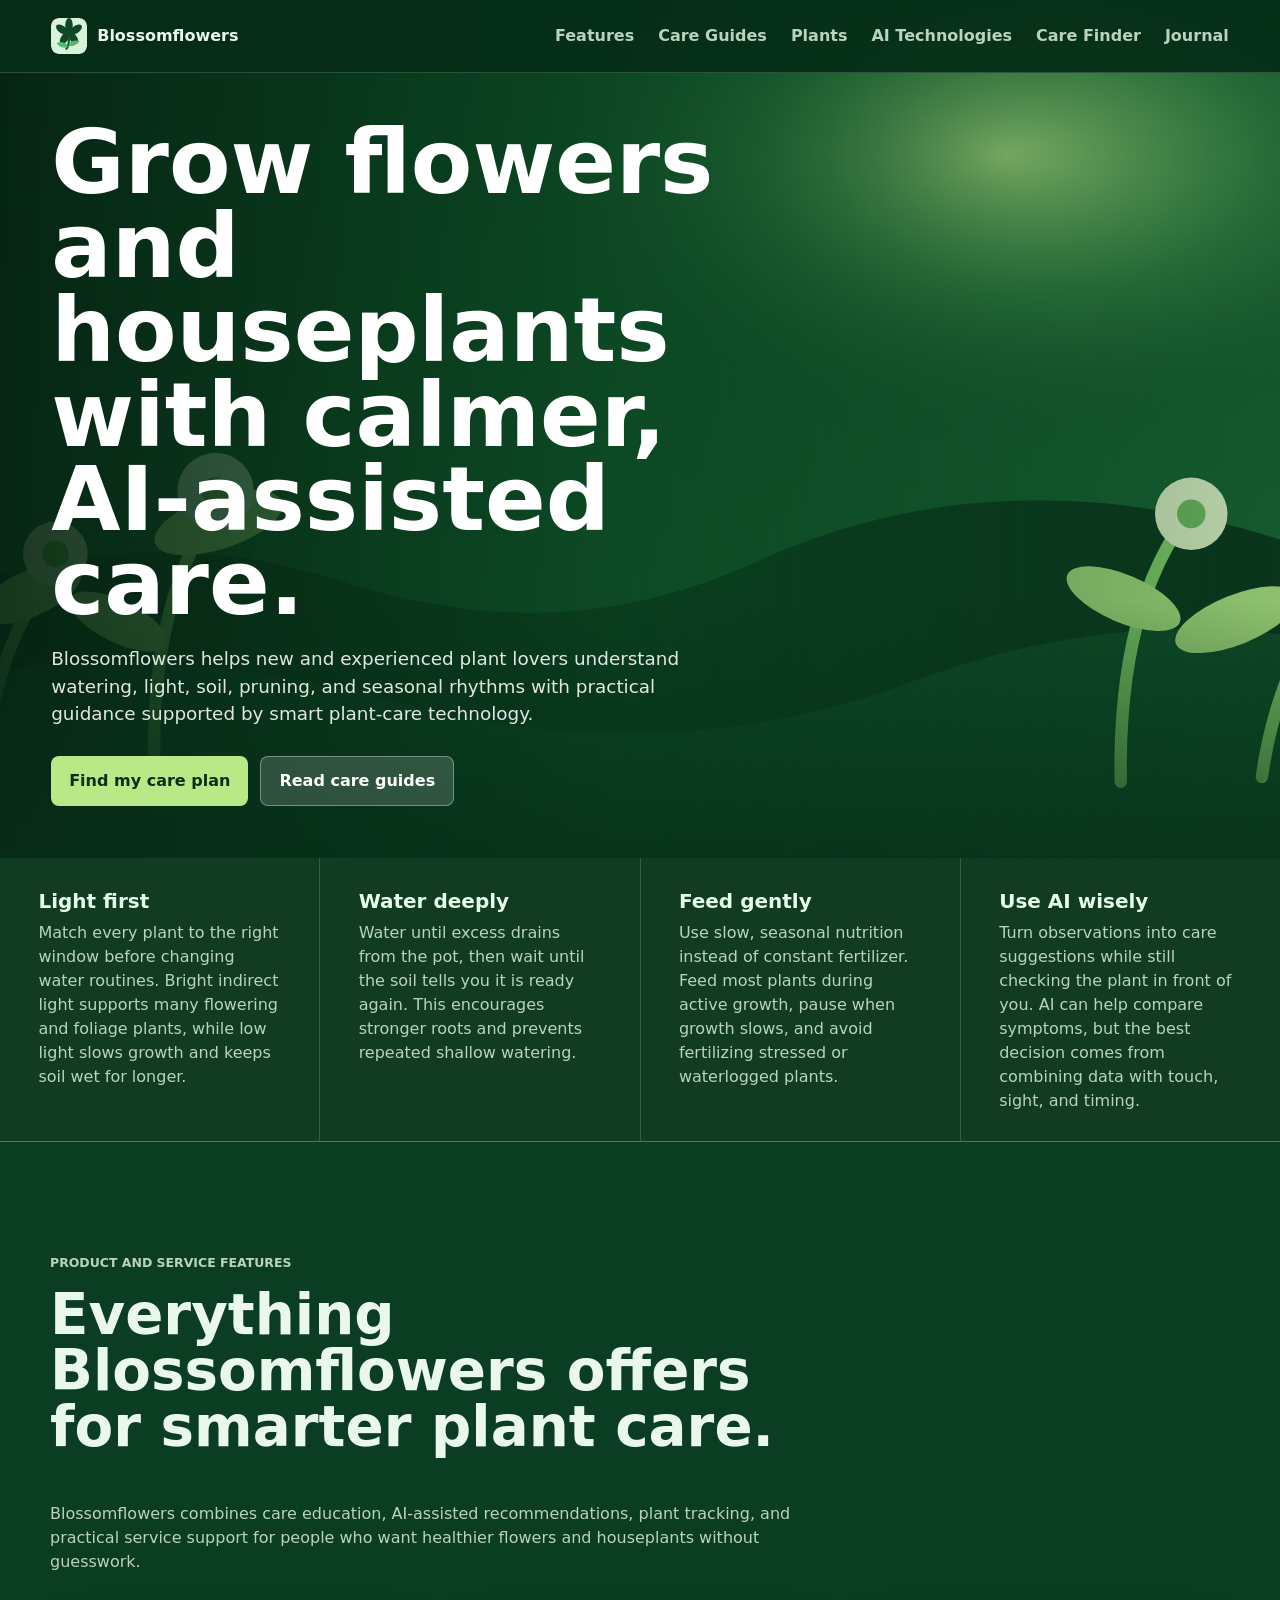
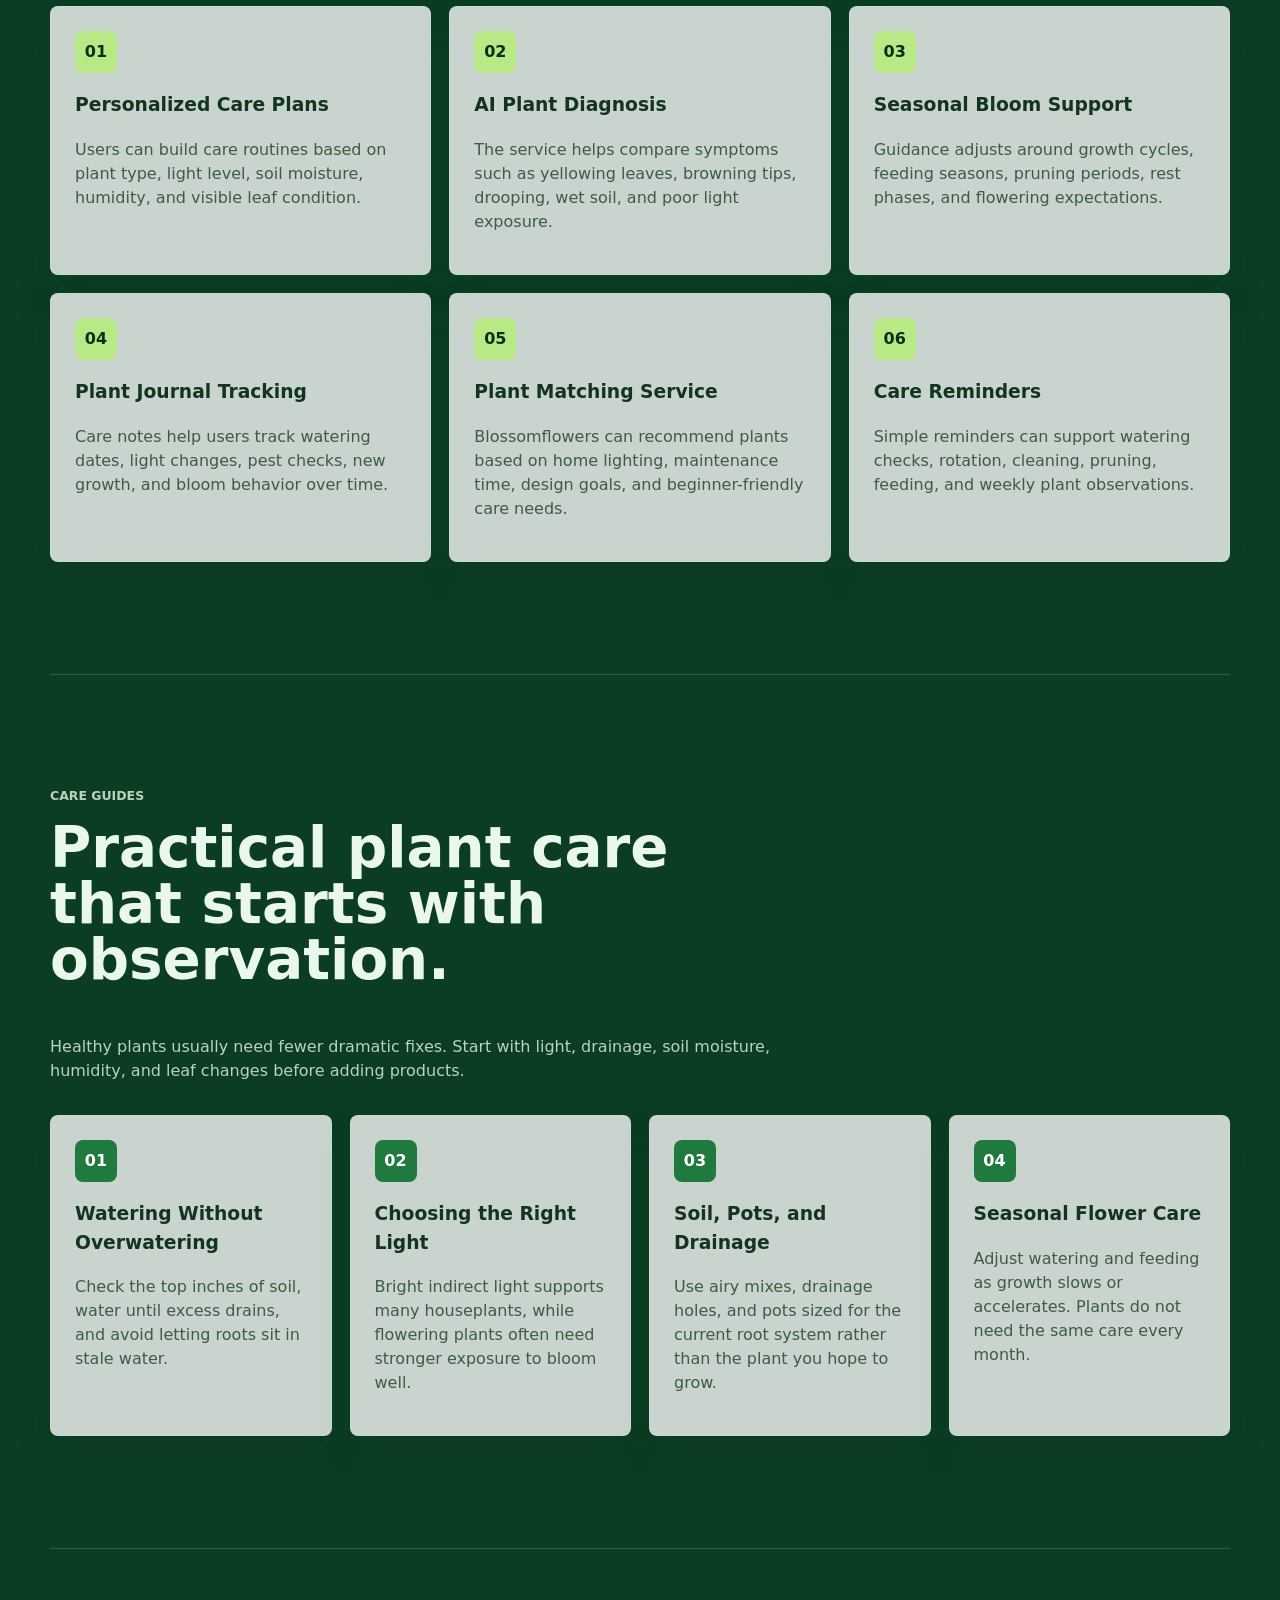
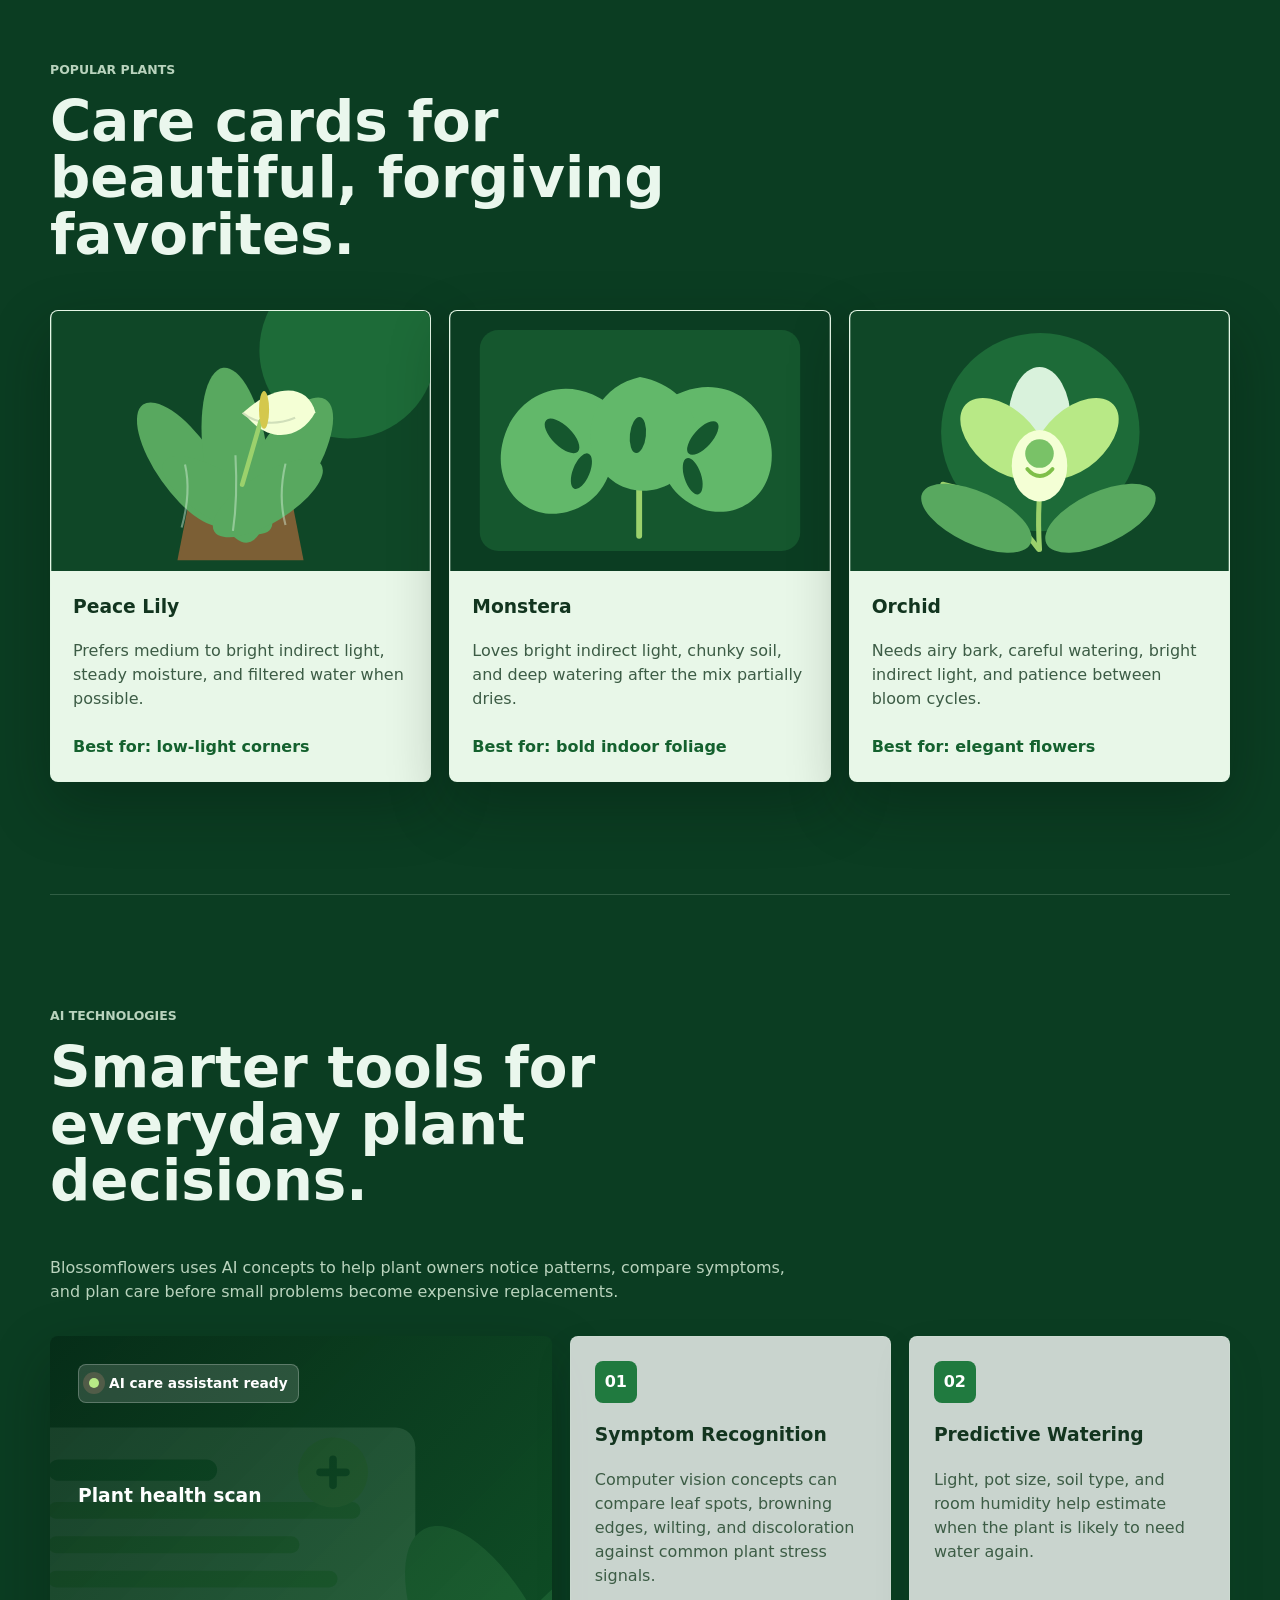
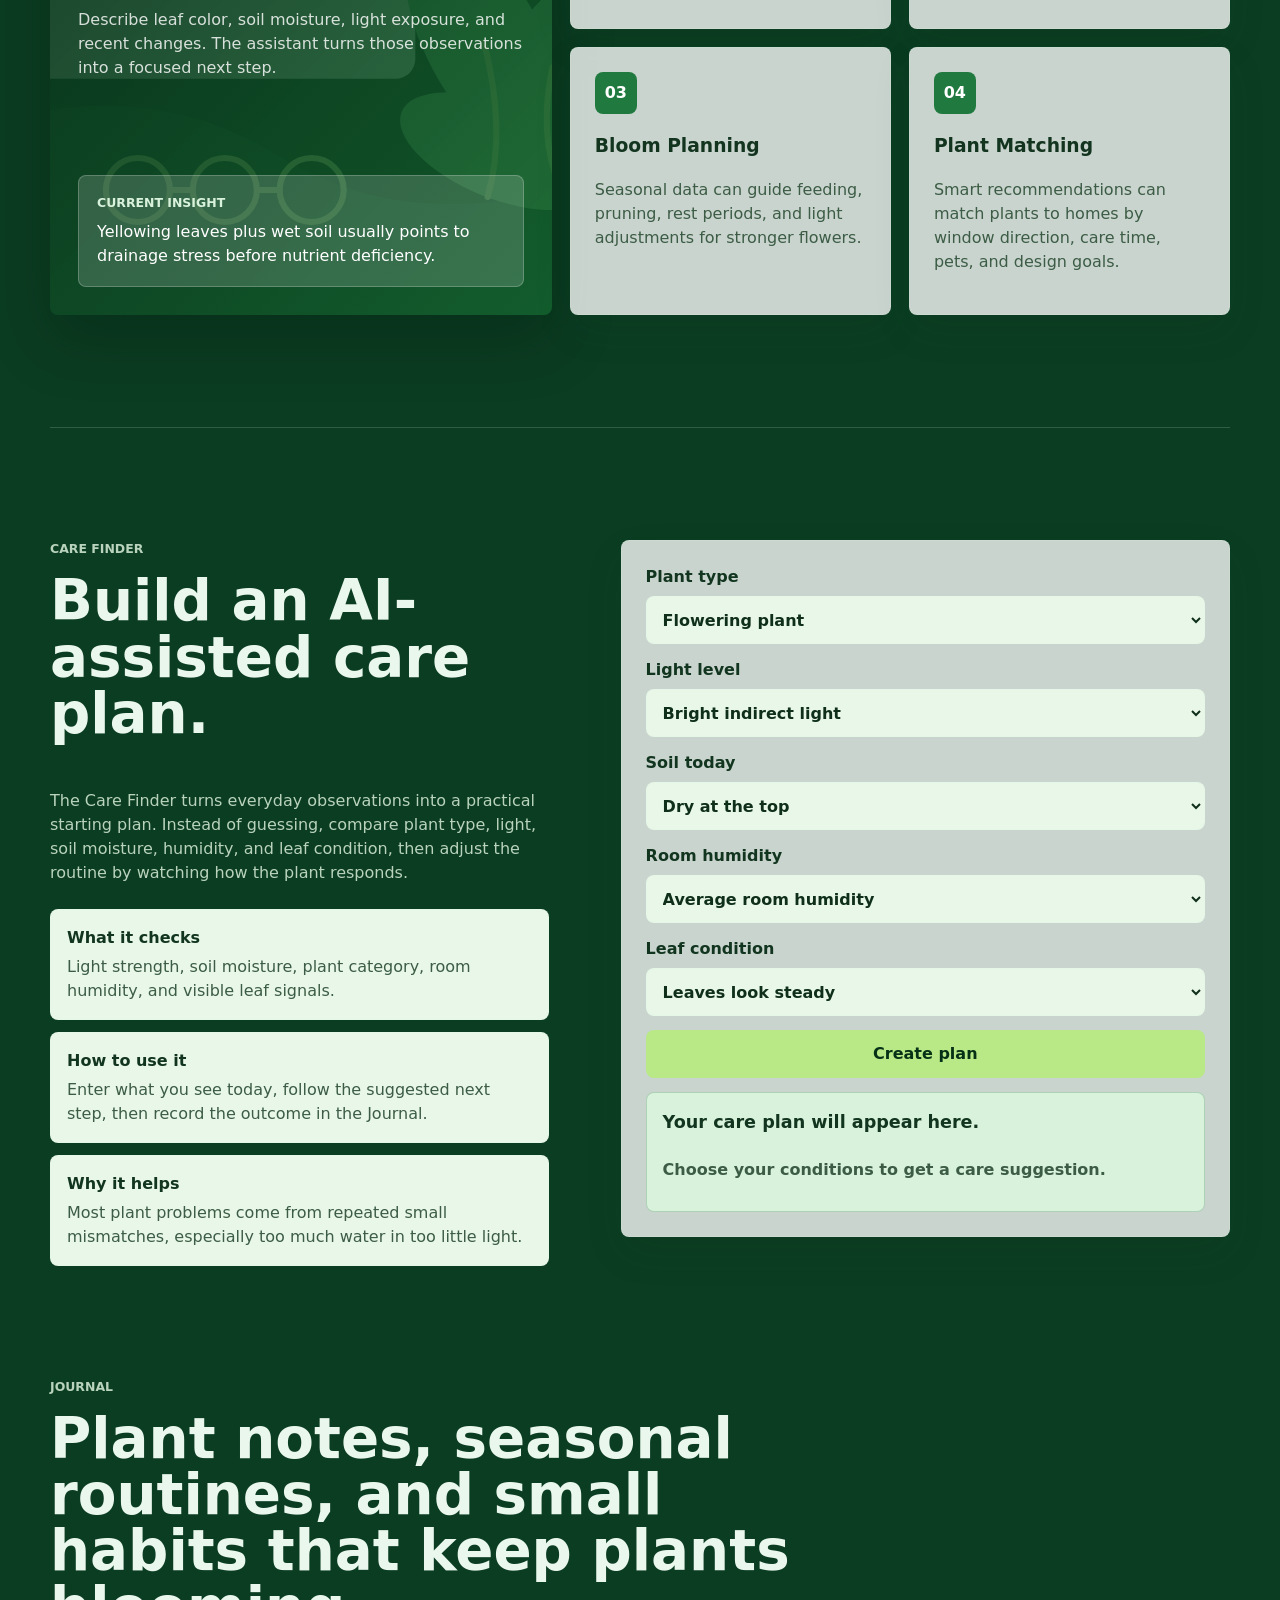
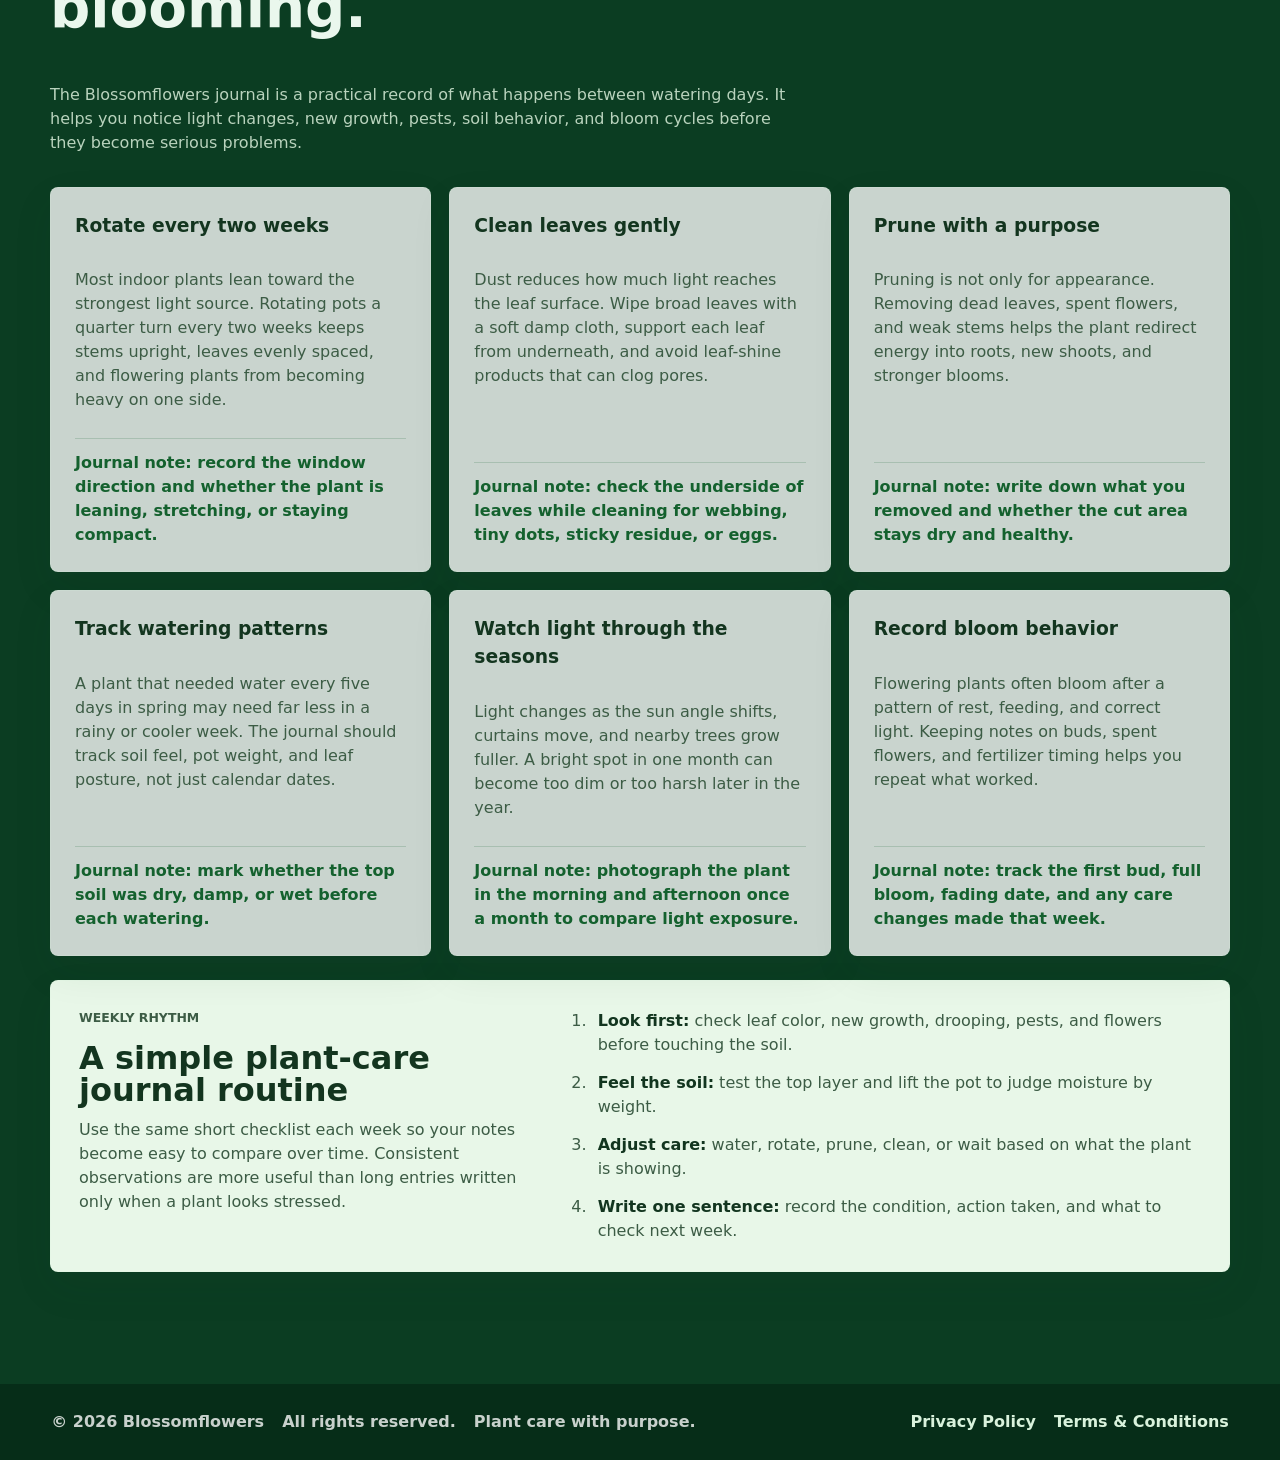
<file: index.html>
<!DOCTYPE html>
<html lang="en">
<head>
  <meta charset="UTF-8">
  <meta name="viewport" content="width=device-width, initial-scale=1.0">
  <title>Blossomflowers | Plant Care With Purpose</title>
  <meta name="description" content="Blossomflowers is a practical houseplant and flower-care website inspired by purposeful, sustainable plant care.">
  <link rel="stylesheet" href="styles.css">
</head>
<body>
  <header class="site-header">
    <a class="brand" href="#top" aria-label="Blossomflowers home">
      <img class="brand-logo" src="assets/blossomflowers-logo.svg" alt="" aria-hidden="true">
      <span>Blossomflowers</span>
    </a>
    <nav class="nav-links" aria-label="Main navigation">
      <a href="#features">Features</a>
      <a href="#guides">Care Guides</a>
      <a href="#plants">Plants</a>
      <a href="#ai">AI Technologies</a>
      <a href="#finder">Care Finder</a>
      <a href="#journal">Journal</a>
    </nav>
  </header>

  <main id="top">
    <section class="hero">
      <div class="hero-overlay"></div>
      <div class="hero-content">
        <h1>Grow flowers and houseplants with calmer, AI-assisted care.</h1>
        <p>Blossomflowers helps new and experienced plant lovers understand watering, light, soil, pruning, and seasonal rhythms with practical guidance supported by smart plant-care technology.</p>
        <div class="hero-actions">
          <a class="button primary" href="#finder">Find my care plan</a>
          <a class="button secondary" href="#guides">Read care guides</a>
        </div>
      </div>
    </section>

    <section class="quick-strip" aria-label="Plant care principles">
      <div>
        <strong>Light first</strong>
        <span>Match every plant to the right window before changing water routines. Bright indirect light supports many flowering and foliage plants, while low light slows growth and keeps soil wet for longer.</span>
      </div>
      <div>
        <strong>Water deeply</strong>
        <span>Water until excess drains from the pot, then wait until the soil tells you it is ready again. This encourages stronger roots and prevents repeated shallow watering.</span>
      </div>
      <div>
        <strong>Feed gently</strong>
        <span>Use slow, seasonal nutrition instead of constant fertilizer. Feed most plants during active growth, pause when growth slows, and avoid fertilizing stressed or waterlogged plants.</span>
      </div>
      <div>
        <strong>Use AI wisely</strong>
        <span>Turn observations into care suggestions while still checking the plant in front of you. AI can help compare symptoms, but the best decision comes from combining data with touch, sight, and timing.</span>
      </div>
    </section>

    <section class="features-section" id="features">
      <div class="section-heading">
        <p class="eyebrow">Product and Service Features</p>
        <h2>Everything Blossomflowers offers for smarter plant care.</h2>
        <p>Blossomflowers combines care education, AI-assisted recommendations, plant tracking, and practical service support for people who want healthier flowers and houseplants without guesswork.</p>
      </div>
      <div class="features-grid">
        <article>
          <span>01</span>
          <h3>Personalized Care Plans</h3>
          <p>Users can build care routines based on plant type, light level, soil moisture, humidity, and visible leaf condition.</p>
        </article>
        <article>
          <span>02</span>
          <h3>AI Plant Diagnosis</h3>
          <p>The service helps compare symptoms such as yellowing leaves, browning tips, drooping, wet soil, and poor light exposure.</p>
        </article>
        <article>
          <span>03</span>
          <h3>Seasonal Bloom Support</h3>
          <p>Guidance adjusts around growth cycles, feeding seasons, pruning periods, rest phases, and flowering expectations.</p>
        </article>
        <article>
          <span>04</span>
          <h3>Plant Journal Tracking</h3>
          <p>Care notes help users track watering dates, light changes, pest checks, new growth, and bloom behavior over time.</p>
        </article>
        <article>
          <span>05</span>
          <h3>Plant Matching Service</h3>
          <p>Blossomflowers can recommend plants based on home lighting, maintenance time, design goals, and beginner-friendly care needs.</p>
        </article>
        <article>
          <span>06</span>
          <h3>Care Reminders</h3>
          <p>Simple reminders can support watering checks, rotation, cleaning, pruning, feeding, and weekly plant observations.</p>
        </article>
      </div>
    </section>

    <section class="section" id="guides">
      <div class="section-heading">
        <p class="eyebrow">Care Guides</p>
        <h2>Practical plant care that starts with observation.</h2>
        <p>Healthy plants usually need fewer dramatic fixes. Start with light, drainage, soil moisture, humidity, and leaf changes before adding products.</p>
      </div>
      <div class="guide-grid">
        <article>
          <span>01</span>
          <h3>Watering Without Overwatering</h3>
          <p>Check the top inches of soil, water until excess drains, and avoid letting roots sit in stale water.</p>
        </article>
        <article>
          <span>02</span>
          <h3>Choosing the Right Light</h3>
          <p>Bright indirect light supports many houseplants, while flowering plants often need stronger exposure to bloom well.</p>
        </article>
        <article>
          <span>03</span>
          <h3>Soil, Pots, and Drainage</h3>
          <p>Use airy mixes, drainage holes, and pots sized for the current root system rather than the plant you hope to grow.</p>
        </article>
        <article>
          <span>04</span>
          <h3>Seasonal Flower Care</h3>
          <p>Adjust watering and feeding as growth slows or accelerates. Plants do not need the same care every month.</p>
        </article>
      </div>
    </section>

    <section class="plant-section" id="plants">
      <div class="section-heading">
        <p class="eyebrow">Popular Plants</p>
        <h2>Care cards for beautiful, forgiving favorites.</h2>
      </div>
      <div class="plant-grid">
        <article class="plant-card">
          <img src="assets/peace-lily.svg" alt="Peace lily plant with white flowers">
          <div>
            <h3>Peace Lily</h3>
            <p>Prefers medium to bright indirect light, steady moisture, and filtered water when possible.</p>
            <span>Best for: low-light corners</span>
          </div>
        </article>
        <article class="plant-card">
          <img src="assets/monstera.svg" alt="Monstera houseplant leaves">
          <div>
            <h3>Monstera</h3>
            <p>Loves bright indirect light, chunky soil, and deep watering after the mix partially dries.</p>
            <span>Best for: bold indoor foliage</span>
          </div>
        </article>
        <article class="plant-card">
          <img src="assets/orchid.svg" alt="Green orchid flower">
          <div>
            <h3>Orchid</h3>
            <p>Needs airy bark, careful watering, bright indirect light, and patience between bloom cycles.</p>
            <span>Best for: elegant flowers</span>
          </div>
        </article>
      </div>
    </section>

    <section class="ai-section" id="ai">
      <div class="section-heading">
        <p class="eyebrow">AI Technologies</p>
        <h2>Smarter tools for everyday plant decisions.</h2>
        <p>Blossomflowers uses AI concepts to help plant owners notice patterns, compare symptoms, and plan care before small problems become expensive replacements.</p>
      </div>
      <div class="ai-layout">
        <div class="ai-panel">
          <div class="ai-status">
            <span></span>
            AI care assistant ready
          </div>
          <h3>Plant health scan</h3>
          <p>Describe leaf color, soil moisture, light exposure, and recent changes. The assistant turns those observations into a focused next step.</p>
          <div class="ai-readout">
            <strong>Current insight</strong>
            <span>Yellowing leaves plus wet soil usually points to drainage stress before nutrient deficiency.</span>
          </div>
        </div>
        <div class="ai-grid" aria-label="AI plant care features">
          <article>
            <span>01</span>
            <h3>Symptom Recognition</h3>
            <p>Computer vision concepts can compare leaf spots, browning edges, wilting, and discoloration against common plant stress signals.</p>
          </article>
          <article>
            <span>02</span>
            <h3>Predictive Watering</h3>
            <p>Light, pot size, soil type, and room humidity help estimate when the plant is likely to need water again.</p>
          </article>
          <article>
            <span>03</span>
            <h3>Bloom Planning</h3>
            <p>Seasonal data can guide feeding, pruning, rest periods, and light adjustments for stronger flowers.</p>
          </article>
          <article>
            <span>04</span>
            <h3>Plant Matching</h3>
            <p>Smart recommendations can match plants to homes by window direction, care time, pets, and design goals.</p>
          </article>
        </div>
      </div>
    </section>

    <section class="finder-section" id="finder">
      <div>
        <p class="eyebrow">Care Finder</p>
        <h2>Build an AI-assisted care plan.</h2>
        <p>The Care Finder turns everyday observations into a practical starting plan. Instead of guessing, compare plant type, light, soil moisture, humidity, and leaf condition, then adjust the routine by watching how the plant responds.</p>
        <div class="finder-notes">
          <article>
            <strong>What it checks</strong>
            <span>Light strength, soil moisture, plant category, room humidity, and visible leaf signals.</span>
          </article>
          <article>
            <strong>How to use it</strong>
            <span>Enter what you see today, follow the suggested next step, then record the outcome in the Journal.</span>
          </article>
          <article>
            <strong>Why it helps</strong>
            <span>Most plant problems come from repeated small mismatches, especially too much water in too little light.</span>
          </article>
        </div>
      </div>
      <form class="care-finder">
        <label>
          Plant type
          <select name="plant">
            <option value="flowering">Flowering plant</option>
            <option value="foliage">Foliage houseplant</option>
            <option value="succulent">Succulent or cactus</option>
          </select>
        </label>
        <label>
          Light level
          <select name="light">
            <option value="bright">Bright indirect light</option>
            <option value="medium">Medium light</option>
            <option value="low">Low light</option>
          </select>
        </label>
        <label>
          Soil today
          <select name="soil">
            <option value="dry">Dry at the top</option>
            <option value="damp">Still damp</option>
            <option value="wet">Wet or heavy</option>
          </select>
        </label>
        <label>
          Room humidity
          <select name="humidity">
            <option value="average">Average room humidity</option>
            <option value="dry">Dry air</option>
            <option value="humid">Humid room</option>
          </select>
        </label>
        <label>
          Leaf condition
          <select name="leaf">
            <option value="steady">Leaves look steady</option>
            <option value="drooping">Leaves are drooping</option>
            <option value="yellowing">Leaves are yellowing</option>
            <option value="browning">Leaf tips are browning</option>
          </select>
        </label>
        <button class="button primary" type="submit">Create plan</button>
        <div class="finder-result" role="status" aria-live="polite">
          <strong>Your care plan will appear here.</strong>
          <span>Choose your conditions to get a care suggestion.</span>
        </div>
      </form>
    </section>

    <section class="section journal-section" id="journal">
      <div class="section-heading">
        <p class="eyebrow">Journal</p>
        <h2>Plant notes, seasonal routines, and small habits that keep plants blooming.</h2>
        <p>The Blossomflowers journal is a practical record of what happens between watering days. It helps you notice light changes, new growth, pests, soil behavior, and bloom cycles before they become serious problems.</p>
      </div>
      <div class="journal-grid">
        <article>
          <h3>Rotate every two weeks</h3>
          <p>Most indoor plants lean toward the strongest light source. Rotating pots a quarter turn every two weeks keeps stems upright, leaves evenly spaced, and flowering plants from becoming heavy on one side.</p>
          <span>Journal note: record the window direction and whether the plant is leaning, stretching, or staying compact.</span>
        </article>
        <article>
          <h3>Clean leaves gently</h3>
          <p>Dust reduces how much light reaches the leaf surface. Wipe broad leaves with a soft damp cloth, support each leaf from underneath, and avoid leaf-shine products that can clog pores.</p>
          <span>Journal note: check the underside of leaves while cleaning for webbing, tiny dots, sticky residue, or eggs.</span>
        </article>
        <article>
          <h3>Prune with a purpose</h3>
          <p>Pruning is not only for appearance. Removing dead leaves, spent flowers, and weak stems helps the plant redirect energy into roots, new shoots, and stronger blooms.</p>
          <span>Journal note: write down what you removed and whether the cut area stays dry and healthy.</span>
        </article>
        <article>
          <h3>Track watering patterns</h3>
          <p>A plant that needed water every five days in spring may need far less in a rainy or cooler week. The journal should track soil feel, pot weight, and leaf posture, not just calendar dates.</p>
          <span>Journal note: mark whether the top soil was dry, damp, or wet before each watering.</span>
        </article>
        <article>
          <h3>Watch light through the seasons</h3>
          <p>Light changes as the sun angle shifts, curtains move, and nearby trees grow fuller. A bright spot in one month can become too dim or too harsh later in the year.</p>
          <span>Journal note: photograph the plant in the morning and afternoon once a month to compare light exposure.</span>
        </article>
        <article>
          <h3>Record bloom behavior</h3>
          <p>Flowering plants often bloom after a pattern of rest, feeding, and correct light. Keeping notes on buds, spent flowers, and fertilizer timing helps you repeat what worked.</p>
          <span>Journal note: track the first bud, full bloom, fading date, and any care changes made that week.</span>
        </article>
      </div>

      <div class="journal-rhythm">
        <div>
          <p class="eyebrow">Weekly Rhythm</p>
          <h3>A simple plant-care journal routine</h3>
          <p>Use the same short checklist each week so your notes become easy to compare over time. Consistent observations are more useful than long entries written only when a plant looks stressed.</p>
        </div>
        <ol>
          <li><strong>Look first:</strong> check leaf color, new growth, drooping, pests, and flowers before touching the soil.</li>
          <li><strong>Feel the soil:</strong> test the top layer and lift the pot to judge moisture by weight.</li>
          <li><strong>Adjust care:</strong> water, rotate, prune, clean, or wait based on what the plant is showing.</li>
          <li><strong>Write one sentence:</strong> record the condition, action taken, and what to check next week.</li>
        </ol>
      </div>
    </section>
  </main>

  <footer class="site-footer">
    <div>
      <span>&copy; 2026 Blossomflowers</span>
      <span>All rights reserved.</span>
      <span>Plant care with purpose.</span>
    </div>
    <nav class="footer-links" aria-label="Footer navigation">
      <a href="privacy.html">Privacy Policy</a>
      <a href="terms.html">Terms &amp; Conditions</a>
    </nav>
  </footer>

  <script src="script.js"></script>
</body>
</html>
</file>
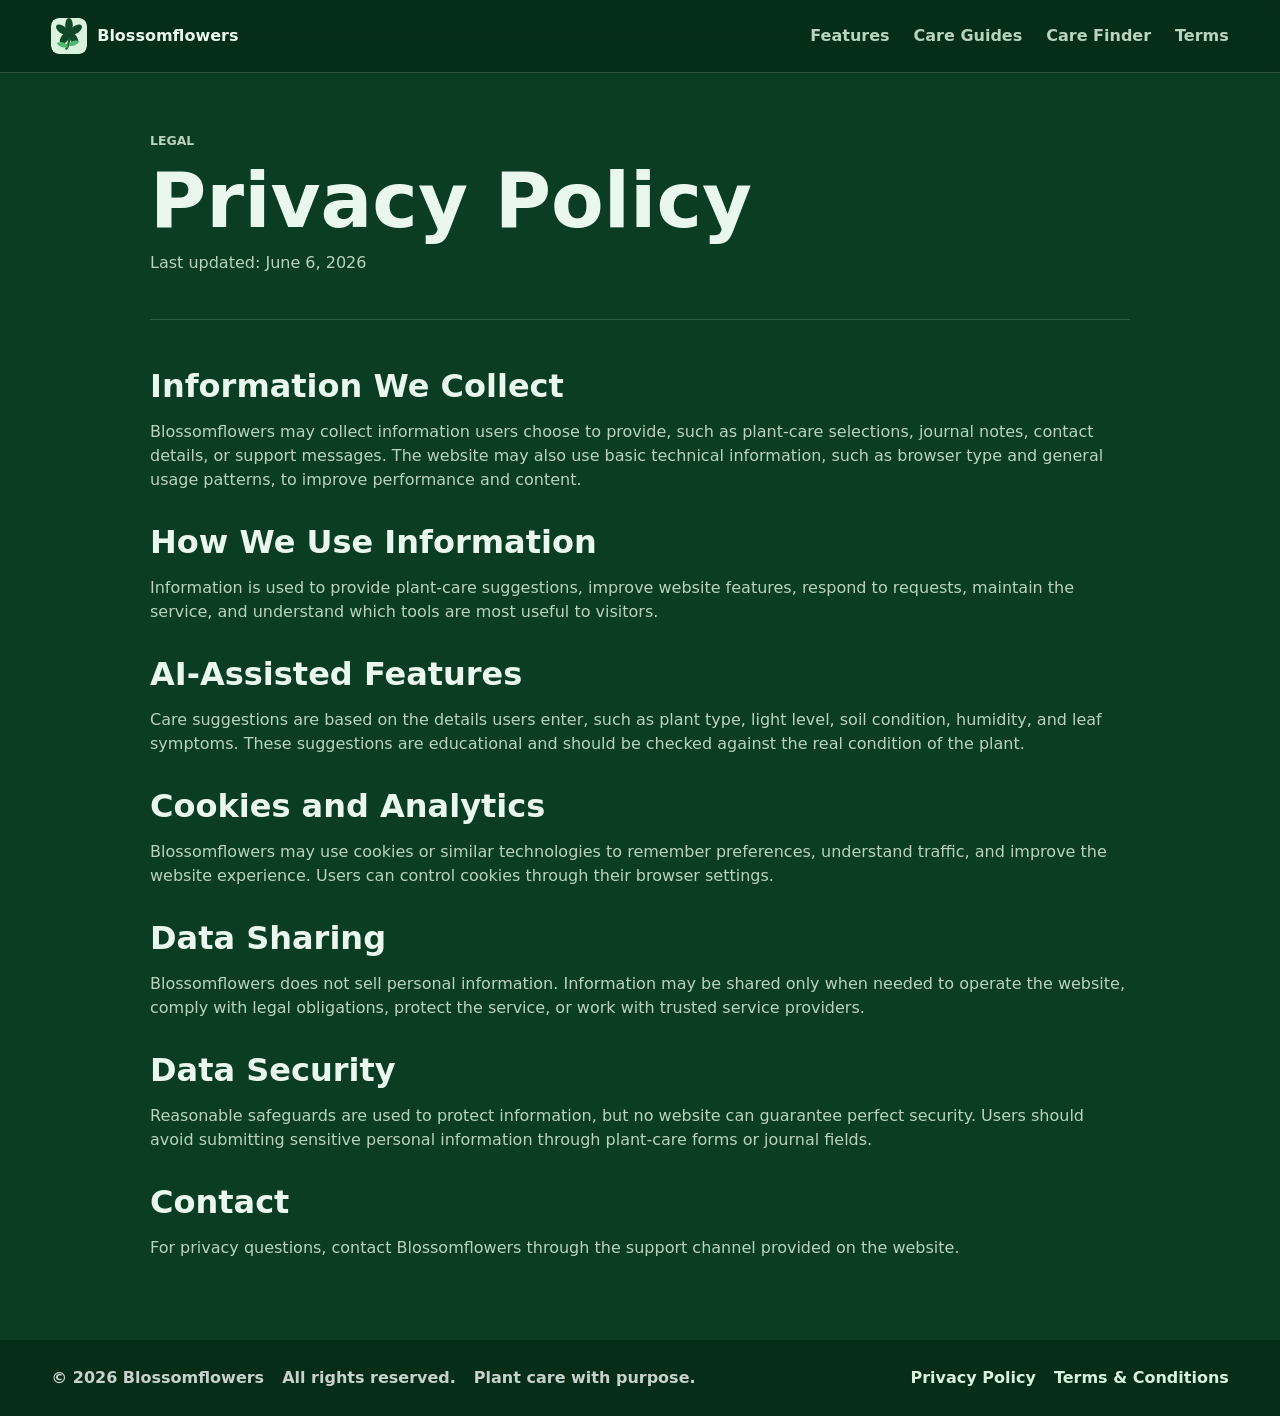
<file: privacy.html>
<!DOCTYPE html>
<html lang="en">
<head>
  <meta charset="UTF-8">
  <meta name="viewport" content="width=device-width, initial-scale=1.0">
  <title>Privacy Policy | Blossomflowers</title>
  <meta name="description" content="Privacy Policy for Blossomflowers plant care website.">
  <link rel="stylesheet" href="styles.css">
</head>
<body>
  <header class="site-header">
    <a class="brand" href="index.html#top" aria-label="Blossomflowers home">
      <img class="brand-logo" src="assets/blossomflowers-logo.svg" alt="" aria-hidden="true">
      <span>Blossomflowers</span>
    </a>
    <nav class="nav-links" aria-label="Main navigation">
      <a href="index.html#features">Features</a>
      <a href="index.html#guides">Care Guides</a>
      <a href="index.html#finder">Care Finder</a>
      <a href="terms.html">Terms</a>
    </nav>
  </header>

  <main class="legal-page">
    <section class="legal-hero">
      <p class="eyebrow">Legal</p>
      <h1>Privacy Policy</h1>
      <p>Last updated: June 6, 2026</p>
    </section>

    <section class="legal-content">
      <h2>Information We Collect</h2>
      <p>Blossomflowers may collect information users choose to provide, such as plant-care selections, journal notes, contact details, or support messages. The website may also use basic technical information, such as browser type and general usage patterns, to improve performance and content.</p>

      <h2>How We Use Information</h2>
      <p>Information is used to provide plant-care suggestions, improve website features, respond to requests, maintain the service, and understand which tools are most useful to visitors.</p>

      <h2>AI-Assisted Features</h2>
      <p>Care suggestions are based on the details users enter, such as plant type, light level, soil condition, humidity, and leaf symptoms. These suggestions are educational and should be checked against the real condition of the plant.</p>

      <h2>Cookies and Analytics</h2>
      <p>Blossomflowers may use cookies or similar technologies to remember preferences, understand traffic, and improve the website experience. Users can control cookies through their browser settings.</p>

      <h2>Data Sharing</h2>
      <p>Blossomflowers does not sell personal information. Information may be shared only when needed to operate the website, comply with legal obligations, protect the service, or work with trusted service providers.</p>

      <h2>Data Security</h2>
      <p>Reasonable safeguards are used to protect information, but no website can guarantee perfect security. Users should avoid submitting sensitive personal information through plant-care forms or journal fields.</p>

      <h2>Contact</h2>
      <p>For privacy questions, contact Blossomflowers through the support channel provided on the website.</p>
    </section>
  </main>

  <footer class="site-footer">
    <div>
      <span>&copy; 2026 Blossomflowers</span>
      <span>All rights reserved.</span>
      <span>Plant care with purpose.</span>
    </div>
    <nav class="footer-links" aria-label="Footer navigation">
      <a href="privacy.html">Privacy Policy</a>
      <a href="terms.html">Terms &amp; Conditions</a>
    </nav>
  </footer>
</body>
</html>
</file>
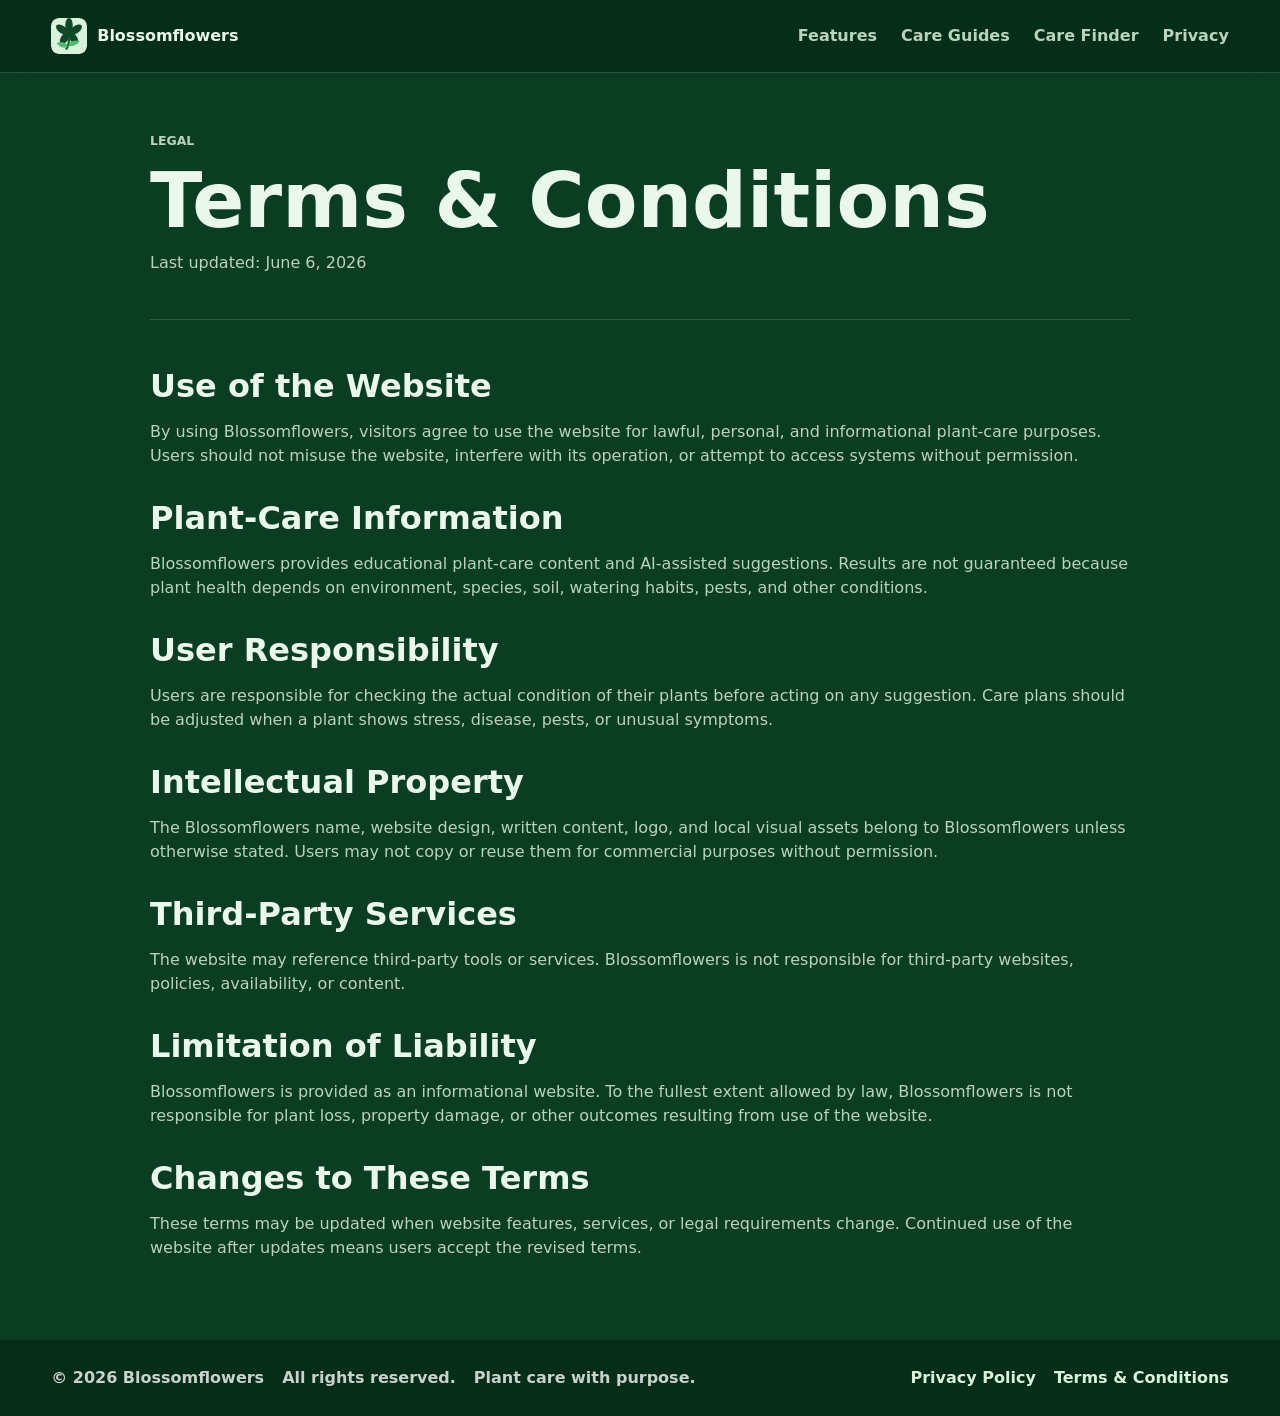
<file: terms.html>
<!DOCTYPE html>
<html lang="en">
<head>
  <meta charset="UTF-8">
  <meta name="viewport" content="width=device-width, initial-scale=1.0">
  <title>Terms &amp; Conditions | Blossomflowers</title>
  <meta name="description" content="Terms and Conditions for Blossomflowers plant care website.">
  <link rel="stylesheet" href="styles.css">
</head>
<body>
  <header class="site-header">
    <a class="brand" href="index.html#top" aria-label="Blossomflowers home">
      <img class="brand-logo" src="assets/blossomflowers-logo.svg" alt="" aria-hidden="true">
      <span>Blossomflowers</span>
    </a>
    <nav class="nav-links" aria-label="Main navigation">
      <a href="index.html#features">Features</a>
      <a href="index.html#guides">Care Guides</a>
      <a href="index.html#finder">Care Finder</a>
      <a href="privacy.html">Privacy</a>
    </nav>
  </header>

  <main class="legal-page">
    <section class="legal-hero">
      <p class="eyebrow">Legal</p>
      <h1>Terms &amp; Conditions</h1>
      <p>Last updated: June 6, 2026</p>
    </section>

    <section class="legal-content">
      <h2>Use of the Website</h2>
      <p>By using Blossomflowers, visitors agree to use the website for lawful, personal, and informational plant-care purposes. Users should not misuse the website, interfere with its operation, or attempt to access systems without permission.</p>

      <h2>Plant-Care Information</h2>
      <p>Blossomflowers provides educational plant-care content and AI-assisted suggestions. Results are not guaranteed because plant health depends on environment, species, soil, watering habits, pests, and other conditions.</p>

      <h2>User Responsibility</h2>
      <p>Users are responsible for checking the actual condition of their plants before acting on any suggestion. Care plans should be adjusted when a plant shows stress, disease, pests, or unusual symptoms.</p>

      <h2>Intellectual Property</h2>
      <p>The Blossomflowers name, website design, written content, logo, and local visual assets belong to Blossomflowers unless otherwise stated. Users may not copy or reuse them for commercial purposes without permission.</p>

      <h2>Third-Party Services</h2>
      <p>The website may reference third-party tools or services. Blossomflowers is not responsible for third-party websites, policies, availability, or content.</p>

      <h2>Limitation of Liability</h2>
      <p>Blossomflowers is provided as an informational website. To the fullest extent allowed by law, Blossomflowers is not responsible for plant loss, property damage, or other outcomes resulting from use of the website.</p>

      <h2>Changes to These Terms</h2>
      <p>These terms may be updated when website features, services, or legal requirements change. Continued use of the website after updates means users accept the revised terms.</p>
    </section>
  </main>

  <footer class="site-footer">
    <div>
      <span>&copy; 2026 Blossomflowers</span>
      <span>All rights reserved.</span>
      <span>Plant care with purpose.</span>
    </div>
    <nav class="footer-links" aria-label="Footer navigation">
      <a href="privacy.html">Privacy Policy</a>
      <a href="terms.html">Terms &amp; Conditions</a>
    </nav>
  </footer>
</body>
</html>
</file>
<file: styles.css>
:root {
  --ink: #eaf7ed;
  --muted: #b9d3bd;
  --cream: #123b24;
  --sage: #d9f2dc;
  --leaf: #4fba6f;
  --deep: #062d18;
  --clay: #79c267;
  --rose: #b8e986;
  --white: #ffffff;
  --line: rgba(217, 242, 220, 0.18);
  --shadow: 0 24px 60px rgba(3, 22, 12, 0.32);
}

* {
  box-sizing: border-box;
}

html {
  scroll-behavior: smooth;
}

body {
  margin: 0;
  color: var(--ink);
  background: #0b3d22;
  font-family: Inter, ui-sans-serif, system-ui, -apple-system, BlinkMacSystemFont, "Segoe UI", sans-serif;
  line-height: 1.5;
}

a {
  color: inherit;
  text-decoration: none;
}

button,
select {
  font: inherit;
}

.site-header {
  position: fixed;
  inset: 0 0 auto;
  z-index: 10;
  display: flex;
  align-items: center;
  justify-content: space-between;
  gap: 20px;
  padding: 18px clamp(18px, 4vw, 54px);
  background: rgba(6, 45, 24, 0.92);
  border-bottom: 1px solid var(--line);
  backdrop-filter: blur(18px);
}

.brand {
  display: inline-flex;
  align-items: center;
  gap: 10px;
  font-weight: 900;
}

.brand-logo {
  display: block;
  width: 36px;
  height: 36px;
  border-radius: 8px;
}

.nav-links {
  display: flex;
  gap: 24px;
  color: var(--muted);
  font-weight: 750;
}

.hero {
  position: relative;
  min-height: 88vh;
  display: flex;
  align-items: center;
  padding: 120px clamp(18px, 4vw, 54px) 52px;
  color: var(--white);
  overflow: hidden;
}

.hero::before {
  content: "";
  position: absolute;
  inset: 0;
  background:
    linear-gradient(90deg, rgba(5, 34, 17, 0.9) 0%, rgba(9, 68, 32, 0.68) 48%, rgba(9, 68, 32, 0.24) 100%),
    url("assets/hero-garden.svg") center / cover;
}

.hero-overlay {
  position: absolute;
  inset: auto 0 0;
  height: 30%;
  background: linear-gradient(180deg, transparent, rgba(6, 45, 24, 0.68));
}

.hero-content {
  position: relative;
  width: min(760px, 100%);
}

.eyebrow {
  margin: 0 0 14px;
  color: var(--clay);
  font-size: 0.78rem;
  font-weight: 900;
  letter-spacing: 0;
  text-transform: uppercase;
}

.hero .eyebrow {
  color: #c9f7c8;
}

h1,
h2,
h3,
p {
  margin-top: 0;
}

h1 {
  margin-bottom: 20px;
  font-size: clamp(3rem, 7vw, 6.8rem);
  line-height: 0.94;
}

h2 {
  font-size: clamp(2rem, 4.4vw, 4rem);
  line-height: 1;
}

.hero p {
  max-width: 650px;
  color: rgba(255, 255, 255, 0.88);
  font-size: 1.15rem;
}

.hero-actions {
  display: flex;
  gap: 12px;
  flex-wrap: wrap;
  margin-top: 28px;
}

.button {
  display: inline-flex;
  min-height: 46px;
  align-items: center;
  justify-content: center;
  padding: 12px 18px;
  border: 0;
  border-radius: 8px;
  font-weight: 900;
  cursor: pointer;
}

.button.primary {
  color: #063116;
  background: var(--rose);
}

.button.secondary {
  color: var(--white);
  background: rgba(255, 255, 255, 0.16);
  border: 1px solid rgba(255, 255, 255, 0.35);
}

.quick-strip {
  display: grid;
  grid-template-columns: repeat(4, minmax(0, 1fr));
  gap: 1px;
  background: var(--line);
  border-bottom: 1px solid var(--line);
}

.quick-strip div {
  padding: 28px clamp(18px, 3vw, 42px);
  background: #123b24;
}

.quick-strip strong,
.quick-strip span {
  display: block;
}

.quick-strip strong {
  margin-bottom: 5px;
  color: #e5ffe8;
  font-size: 1.25rem;
}

.quick-strip span,
.section-heading p,
.guide-grid p,
.plant-card p,
.finder-section p,
.journal-grid p {
  color: var(--muted);
}

.section,
.features-section,
.plant-section,
.ai-section,
.finder-section {
  width: min(1180px, calc(100% - 36px));
  margin: 0 auto;
  padding: clamp(64px, 9vw, 112px) 0;
}

.section-heading {
  max-width: 760px;
  margin-bottom: 32px;
}

.features-section {
  border-bottom: 1px solid var(--line);
}

.guide-grid,
.features-grid,
.journal-grid {
  display: grid;
  grid-template-columns: repeat(4, minmax(0, 1fr));
  gap: 18px;
}

.features-grid {
  grid-template-columns: repeat(3, minmax(0, 1fr));
}

.guide-grid article,
.features-grid article,
.journal-grid article,
.care-finder {
  padding: 24px;
  background: rgba(255, 255, 255, 0.78);
  color: #13351f;
  border: 1px solid var(--line);
  border-radius: 8px;
  box-shadow: 0 16px 40px rgba(28, 58, 38, 0.08);
}

.guide-grid span {
  display: inline-grid;
  width: 42px;
  height: 42px;
  margin-bottom: 18px;
  place-items: center;
  color: var(--white);
  background: #207a3f;
  border-radius: 8px;
  font-weight: 900;
}

.features-grid span {
  display: inline-grid;
  width: 42px;
  height: 42px;
  margin-bottom: 18px;
  place-items: center;
  color: #063116;
  background: var(--rose);
  border-radius: 8px;
  font-weight: 900;
}

.guide-grid p,
.features-grid p,
.journal-grid p,
.ai-grid p,
.plant-card p {
  color: #3c5c45;
}

.plant-section {
  border-top: 1px solid var(--line);
  border-bottom: 1px solid var(--line);
}

.plant-grid {
  display: grid;
  grid-template-columns: repeat(3, minmax(0, 1fr));
  gap: 18px;
}

.plant-card {
  overflow: hidden;
  color: #12351f;
  background: #e8f7e8;
  border: 1px solid var(--line);
  border-radius: 8px;
  box-shadow: var(--shadow);
}

.plant-card img {
  display: block;
  width: 100%;
  height: 260px;
  object-fit: cover;
}

.plant-card div {
  padding: 22px;
}

.plant-card span {
  display: inline-flex;
  margin-top: 8px;
  color: #14612e;
  font-weight: 900;
}

.ai-section {
  border-bottom: 1px solid var(--line);
}

.ai-layout {
  display: grid;
  grid-template-columns: 0.95fr 1.25fr;
  gap: 18px;
  align-items: stretch;
}

.ai-panel {
  display: flex;
  min-height: 100%;
  flex-direction: column;
  justify-content: space-between;
  gap: 24px;
  padding: 28px;
  color: var(--white);
  background:
    linear-gradient(135deg, rgba(6, 45, 24, 0.92), rgba(20, 97, 46, 0.84)),
    url("assets/ai-garden.svg") center / cover;
  border-radius: 8px;
  box-shadow: var(--shadow);
}

.ai-panel p {
  color: rgba(255, 255, 255, 0.82);
}

.ai-status {
  display: inline-flex;
  width: fit-content;
  align-items: center;
  gap: 10px;
  padding: 8px 10px;
  background: rgba(255, 255, 255, 0.14);
  border: 1px solid rgba(255, 255, 255, 0.24);
  border-radius: 8px;
  font-size: 0.86rem;
  font-weight: 900;
}

.ai-status span {
  width: 10px;
  height: 10px;
  background: var(--rose);
  border-radius: 50%;
  box-shadow: 0 0 0 6px rgba(217, 141, 125, 0.22);
}

.ai-readout {
  display: grid;
  gap: 8px;
  padding: 18px;
  background: rgba(255, 255, 255, 0.16);
  border: 1px solid rgba(255, 255, 255, 0.22);
  border-radius: 8px;
}

.ai-readout strong {
  color: var(--sage);
  text-transform: uppercase;
  font-size: 0.78rem;
}

.ai-grid {
  display: grid;
  grid-template-columns: repeat(2, minmax(0, 1fr));
  gap: 18px;
}

.ai-grid article {
  padding: 24px;
  background: rgba(255, 255, 255, 0.78);
  color: #13351f;
  border: 1px solid var(--line);
  border-radius: 8px;
  box-shadow: 0 16px 40px rgba(28, 58, 38, 0.08);
}

.ai-grid span {
  display: inline-grid;
  width: 42px;
  height: 42px;
  margin-bottom: 18px;
  place-items: center;
  color: var(--white);
  background: #207a3f;
  border-radius: 8px;
  font-weight: 900;
}

.finder-section {
  display: grid;
  grid-template-columns: 0.9fr 1.1fr;
  gap: clamp(28px, 6vw, 72px);
  align-items: start;
}

.finder-notes {
  display: grid;
  gap: 12px;
  margin-top: 24px;
}

.finder-notes article {
  display: grid;
  gap: 5px;
  padding: 16px;
  color: #13351f;
  background: #e8f7e8;
  border: 1px solid var(--line);
  border-radius: 8px;
}

.finder-notes strong {
  color: #12351f;
}

.finder-notes span {
  color: #3c5c45;
}

.care-finder {
  display: grid;
  gap: 14px;
}

.care-finder label {
  display: grid;
  gap: 7px;
  color: #12351f;
  font-weight: 900;
}

.care-finder select {
  min-height: 48px;
  padding: 12px;
  color: #0f2f1a;
  background: #e8f7e8;
  border: 1px solid var(--line);
  border-radius: 8px;
}

.care-finder .button {
  width: 100%;
}

.finder-result {
  display: grid;
  min-height: 120px;
  gap: 8px;
  margin: 0;
  padding: 16px;
  color: #3c5c45;
  background: #d9f2dc;
  border: 1px solid rgba(20, 97, 46, 0.22);
  border-radius: 8px;
  font-weight: 900;
}

.finder-result strong {
  color: #12351f;
  font-size: 1.1rem;
}

.finder-result span {
  color: #3c5c45;
  font-weight: 700;
}

.finder-result b {
  color: #14612e;
}

.journal-section {
  padding-top: 0;
}

.journal-grid {
  grid-template-columns: repeat(3, minmax(0, 1fr));
}

.journal-grid article {
  display: flex;
  flex-direction: column;
  gap: 10px;
}

.journal-grid span {
  display: block;
  margin-top: auto;
  padding-top: 12px;
  color: #14612e;
  border-top: 1px solid rgba(20, 97, 46, 0.18);
  font-weight: 800;
}

.journal-rhythm {
  display: grid;
  grid-template-columns: 0.85fr 1.15fr;
  gap: 24px;
  margin-top: 24px;
  padding: 28px;
  color: #13351f;
  background: #e8f7e8;
  border: 1px solid var(--line);
  border-radius: 8px;
  box-shadow: 0 16px 40px rgba(28, 58, 38, 0.08);
}

.journal-rhythm h3 {
  margin-bottom: 12px;
  font-size: clamp(1.5rem, 2.5vw, 2.4rem);
  line-height: 1;
}

.journal-rhythm p {
  color: #3c5c45;
}

.journal-rhythm ol {
  display: grid;
  gap: 14px;
  margin: 0;
  padding-left: 22px;
}

.journal-rhythm li {
  padding-left: 6px;
  color: #3c5c45;
}

.journal-rhythm strong {
  color: #12351f;
}

.site-footer {
  display: flex;
  align-items: center;
  justify-content: space-between;
  gap: 18px;
  padding: 26px clamp(18px, 4vw, 54px);
  color: rgba(255, 255, 255, 0.78);
  background: var(--deep);
}

.site-footer div,
.footer-links {
  display: flex;
  gap: 18px;
  flex-wrap: wrap;
}

.site-footer div {
  font-weight: 800;
}

.footer-links a {
  color: #d9f2dc;
  font-weight: 900;
}

.legal-page {
  width: min(980px, calc(100% - 36px));
  margin: 0 auto;
  padding: 132px 0 80px;
}

.legal-hero {
  padding-bottom: 28px;
  border-bottom: 1px solid var(--line);
}

.legal-hero h1 {
  margin-bottom: 14px;
  font-size: clamp(2.7rem, 6vw, 5.6rem);
}

.legal-hero p,
.legal-content p {
  color: var(--muted);
}

.legal-content {
  display: grid;
  gap: 18px;
  padding-top: 34px;
}

.legal-content h2 {
  margin: 16px 0 0;
  font-size: clamp(1.45rem, 2.5vw, 2.1rem);
}

.legal-content p {
  margin-bottom: 0;
}

@media (max-width: 900px) {
  .nav-links {
    display: none;
  }

  .quick-strip,
  .guide-grid,
  .features-grid,
  .plant-grid,
  .ai-layout,
  .ai-grid,
  .finder-section,
  .journal-grid,
  .journal-rhythm {
    grid-template-columns: 1fr;
  }
}

@media (max-width: 620px) {
  .site-header {
    padding: 14px 16px;
  }

  .hero {
    min-height: auto;
    padding: 104px 16px 44px;
  }

  .hero-actions .button {
    width: 100%;
  }

  .site-footer {
    flex-direction: column;
    align-items: flex-start;
  }
}
</file>
